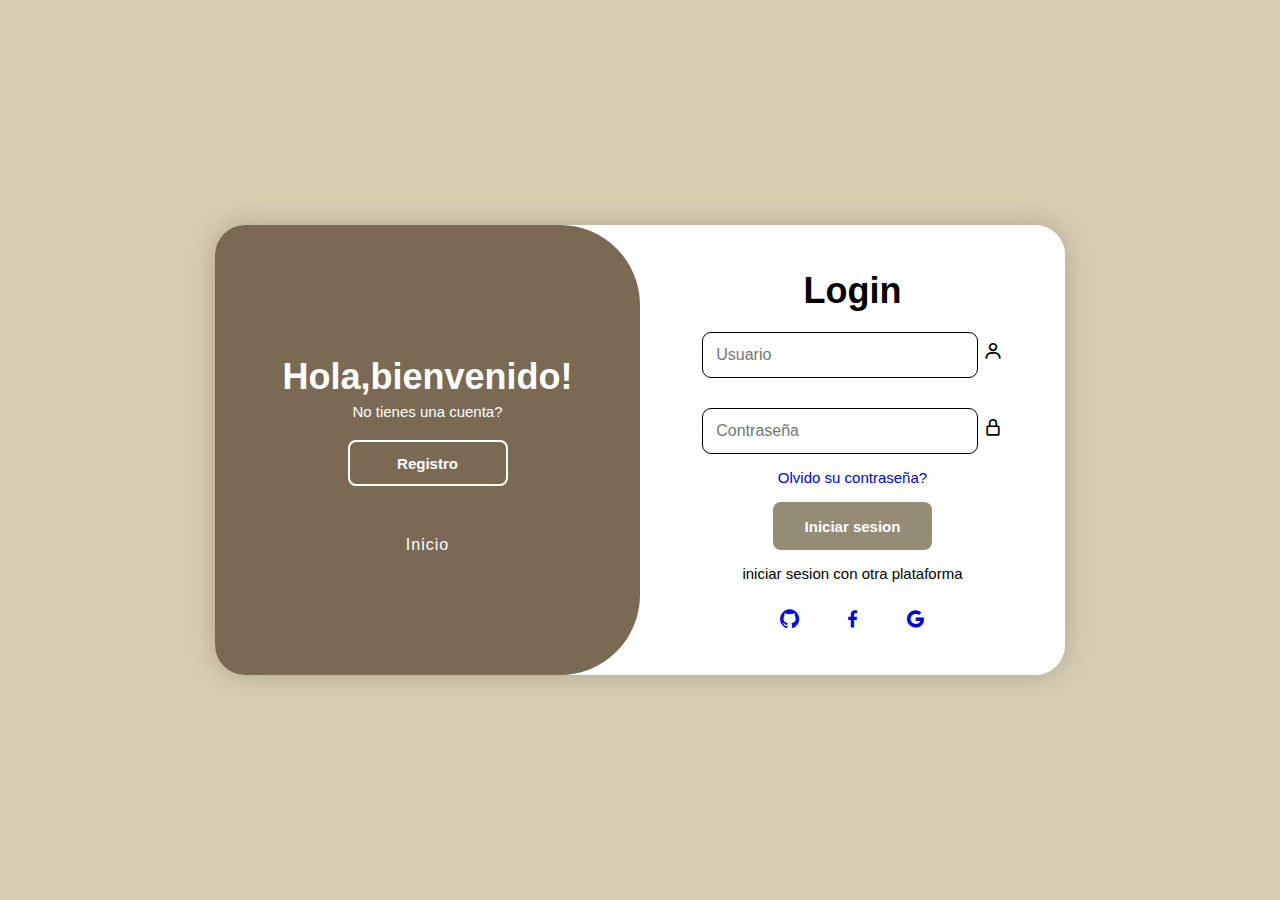
<file: usuarios.html>
<!DOCTYPE html>
<html lang="es">
<head>
    <meta charset="UTF-8">
    <meta name="viewport" content="width=device-width, initial-scale=1.0">
    <title>Sanda Users</title>

    <link rel="icon" type="image/png" href="img/logo_sanda (1).png">
    <link rel="stylesheet" href="css/style-users.css">  
    <link rel="preconnect" href="https://fonts.googleapis.com">
<link rel="preconnect" href="https://fonts.gstatic.com" crossorigin>
<link href="https://fonts.googleapis.com/css2?family=Jost:ital,wght@0,100..900;1,100..900&family=Montserrat:ital,wght@0,100..900;1,100..900&family=Poppins:ital,wght@0,100;0,200;0,300;0,400;0,500;0,600;0,700;0,800;0,900;1,100;1,200;1,300;1,400;1,500;1,600;1,700;1,800;1,900&display=swap" rel="stylesheet">

<link rel="stylesheet"
href="https://unpkg.com/boxicons@latest/css/boxicons.min.css">

</head>
<body>


        <main>
            <div class="contenedor">
                <div class="box-formulario login">
                    <form action="">
                        <h1>Login</h1> 
                        <div class="box-entradas">
                            <input type="text" placeholder="Usuario" required>
                            <i class='bx bx-user'></i>
                        </div>
                        <div class="box-entradas">
                            <input type="password" placeholder="Contraseña" required>
                            <i class='bx bx-lock-alt'></i>
                        </div>
                        <div class="olvido-link">
                            <a href="#">Olvido su contraseña?</a>
                        </div>
                        <button type="submit" class="btn">Iniciar sesion </button>
                        <p>iniciar sesion con otra plataforma</p>
                        <div class="social-icons">
                            <a href="#"><i class='bx bxl-github'></i></a>
                            <a href="#"><i class='bx bxl-facebook'></i></a>
                            <a href="#"><i class='bx bxl-google'></i></a>
                        </div>
                    </form>
                </div>

                <div class="box-formulario registro">
                    <form action="">
                        <h1>Registro</h1> 
                        <div class="box-entradas">
                            <input type="email" placeholder="Correo" required>
                            <i class='bx bx-envelope' ></i>
                        </div>
                        <div class="box-entradas">
                            <input type="text" placeholder="Usuario" required>
                            <i class='bx bx-user'></i>
                        </div> 
                        <div class="box-entradas">
                            <input type="password" placeholder="Contraseña" required>
                            <i class='bx bx-lock-alt'></i>
                        </div>
                        <div class="olvido-link">
                            <a href="#">Olvido su contraseña?</a>
                        </div>
                        <button type="submit" class="btn">Registrar </button> 
                        <p>registrarme con otra plataforma</p>
                        <div class="social-icons">
                            <a href="#"><i class='bx bxl-github'></i></a>
                            <a href="#"><i class='bx bxl-facebook'></i></a>
                            <a href="#"><i class='bx bxl-google'></i></a>
                        </div>
                    </form>
                </div>

                <div class="box-bienvenida">
                    <div class="panel panel-izquierdo">
                        <h1>Hola,bienvenido!</h1>
                        <p>No tienes una cuenta?</p>
                        <button class="btn btn-registro">Registro</button>  
                        <a href="index.html">Inicio</a>
                    </div>
                    <div class="panel panel-derecho">
                        <h1>Hola, entra de nuevo</h1>
                        <p>Tienes una cuenta?</p>
                        <button class="btn btn-login">Login</button>  
                        <a href="index.html">Inicio</a>
                        
                    </div>
                    
                </div>

            </div>
        </main>

    <script src="js/script.js"></script>
</body>
</html>
</file>
<file: css/style-users.css>
* {
    margin: 0;
    padding: 0;
    box-sizing: border-box;
    font-family: sans-serif;
}

body{
    display: flex;
    justify-content: center;
    align-items: center;
    min-height: 100vh;
    background:   #d9ceb2;
}
.contenedor{
    position: relative;
    width: 850px;
    height: 450px;
    background: #fff;
    border-radius: 30px;
    box-shadow: 0 0 30px rgba(0, 0, 0, .2);
    overflow: hidden;
}
/*Caja Login*/
.box-formulario{
    position: absolute;
    right: 0;
    width: 50%;
    height: 100%;
    background-color: #fff;
    display: flex;
    align-items: center;
    text-align: center;
    border-top-right-radius: 30px;
    border-bottom-right-radius: 30px;
    padding: 40px;
    z-index: 1;
    transition: .6s ease-in-out 1.2s, visibility 0s 1s;
}

.contenedor.active .box-formulario{
    right: 50%;
}

.box-formulario.registro{
    visibility: hidden;
}

.contenedor.active .box-formulario.registro{
    visibility: visible;
}

form{
    background-color: #fff;
    width: 100%;
}
.contenedor h1{
    font-size: 36px;
    padding-top: 20px;
    margin: -10px 0;
}
.box-entradas{
    position: relative;
    margin: 30px 0;
}
.box-entradas input{
    width: 80%;
    padding: 13px;
    font-size: 16px;
    font-weight: 500;
    border: 0.5px solid;
    border-radius: 9px;
    outline: none;
}
.box-entradas i{
    font-size: 20px;
}
.olvido-link{
    margin: -15px 0 15px; 
}
.olvido-link a{
    font-size: 15px; 
    font-weight: 400;
    text-decoration: none;
    cursor: pointer;
}

/*Boton inicio*/
.btn{
    width: 46%;
    height: 48px;
    background-color: #948c75;
    border-radius: 8px;
    border: none;
    cursor: pointer;
    font-size: 15px;
    font-weight: 800;
    color: #fff;
}
.contenedor p{
    font-size: 15px;  
    margin: 15px 0;
}
.social-icons a{
    display: inline-flex;
    padding: 10px;
    cursor: pointer;
    text-decoration: none;
    font-size: 23px;
    margin: 0 8px;
}

/*Parte de bienvenida*/
.box-bienvenida{
    position: absolute;
    width: 100%;
    height: 100%; 
}
.box-bienvenida::before{
    content: '';
    position: absolute;
    left: -250%;
    border-radius: 80px;
    width: 300%;
    height: 100%;
    background-color: #7a6a53;
    z-index: 2; 
    transition: 1.5s ease-in-out;
}
.contenedor.active .box-bienvenida::before{
    left: 50%;
}
.panel{
    position: absolute;
    width: 50%;
    height: 100%;
    color: #fff; 
    display: flex;
    flex-direction: column;
    justify-content: center;
    align-items: center;
    z-index: 2;  
    transition: .6s ease-in-out;
}
.panel.panel-izquierdo{
    left: 0;
    transition-delay: 1.2s;
}
.contenedor.active .panel.panel-izquierdo{
    left: -50%;
    transition-delay: .6s;
}

.panel.panel-derecho{
    right: -50%;
    transition-delay: .6s;
}

.contenedor.active .panel.panel.panel-derecho{
    right: 0;
    transition-delay: 1.2s;
}

.panel p{
    margin-bottom: 20px;
}
.panel .btn{
    width: 160px;
    height: 46px;
    background: transparent;
    border: 2px solid #fff;
    
}

.panel a{
    margin-top: 50px;
    color: #fff;
    text-decoration: none;
    letter-spacing: 1px;
}
</file>
